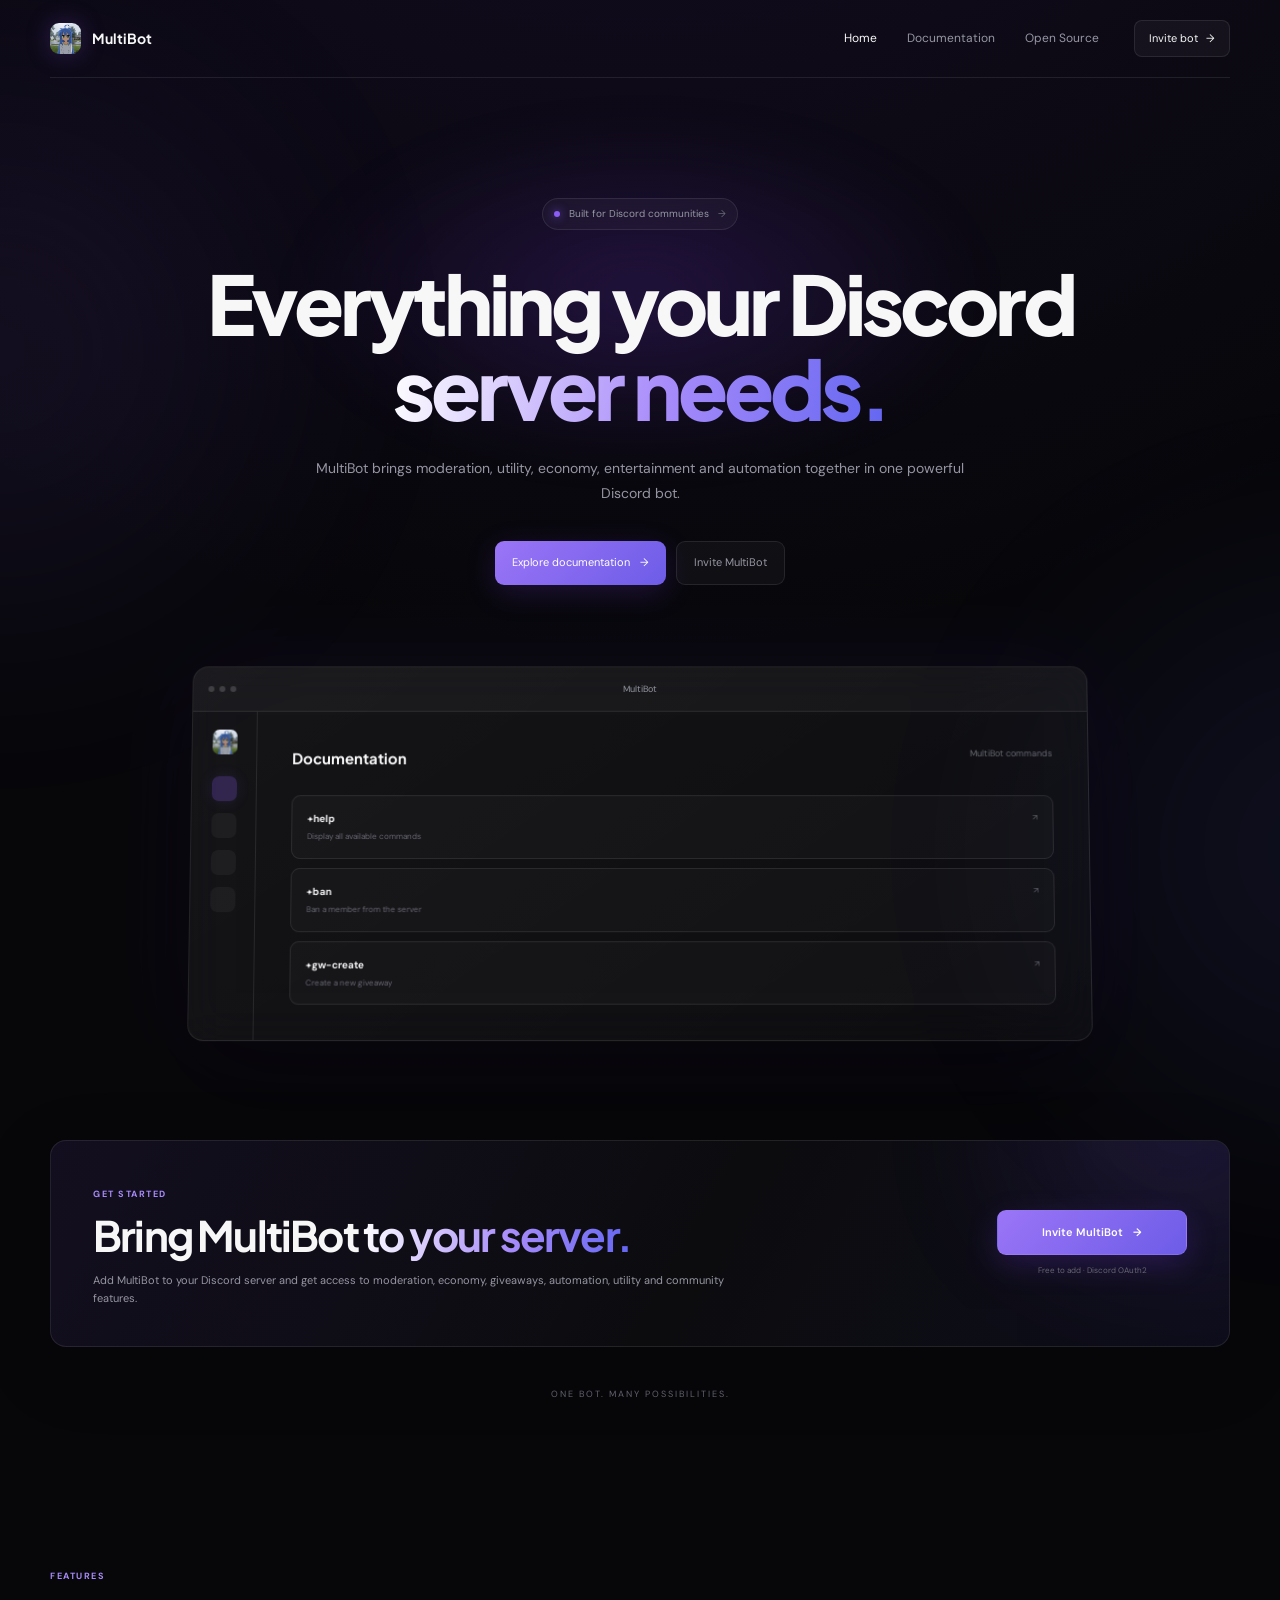
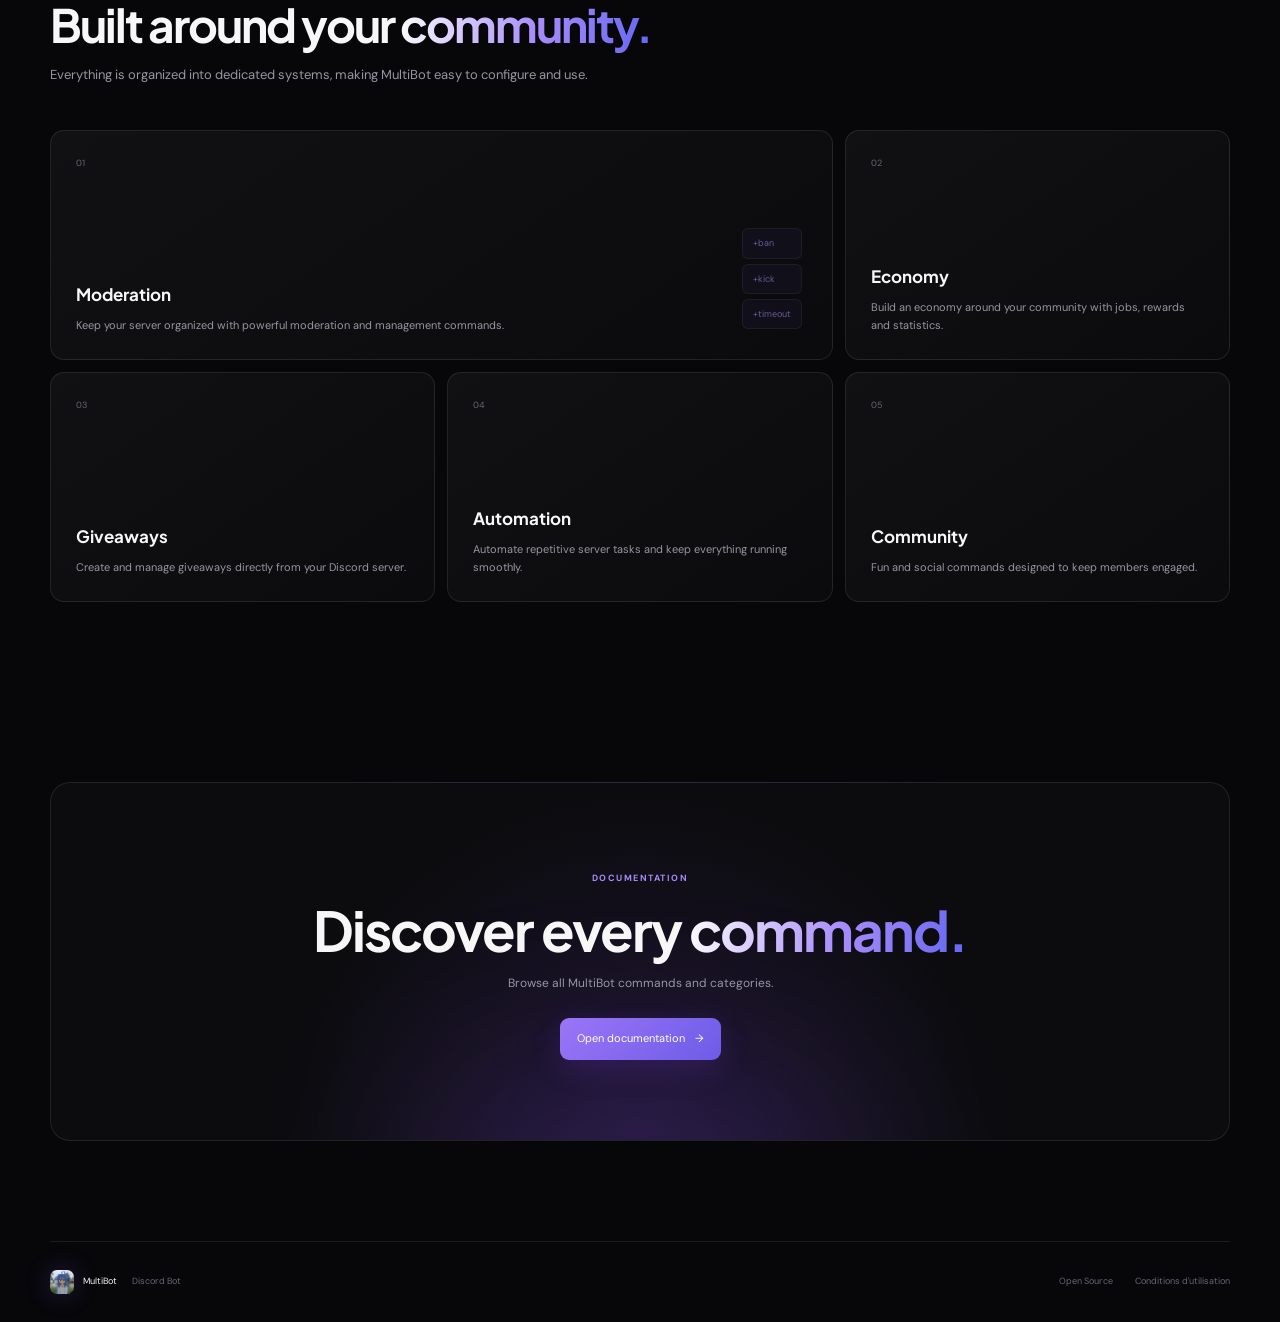
<file: index.html>
<!DOCTYPE html>
<html lang="fr">

<head>
    <meta charset="UTF-8">
    <meta name="viewport" content="width=device-width, initial-scale=1.0">

    <title>MultiBot — Discord Bot</title>

    <link rel="icon" type="image/png" href="assets/icon.png">

    <meta name="description" content="MultiBot — Un bot Discord complet pour votre serveur.">

    <link rel="stylesheet" href="style.css">
</head>

<body>

    <div class="ambient ambient-one"></div>
    <div class="ambient ambient-two"></div>

    <header class="navbar">

        <a href="index.html" class="brand">
            <div class="brand-icon">
                <img src="assets/icon.png" alt="Logo">
            </div>
            <span>MultiBot</span>
        </a>

        <nav class="nav-links">
            <a href="index.html" class="active">Home</a>
            <a href="pages/docs.html">Documentation</a>
            <a href="https://github.com/majuhelloworld/MultiBot" target="_blank" rel="noopener noreferrer">Open Source</a>
        </nav>

        <a href="https://discord.com/oauth2/authorize?client_id=1547975415258288288&amp;permissions=8&amp;scope=bot%20applications.commands" target="_blank" rel="noopener noreferrer" class="nav-button">
            Invite bot
            <span>→</span>
        </a>

    </header>

    <main>

        <section class="hero">

            <div class="hero-glow"></div>

            <div class="hero-badge">
                <span class="pulse"></span>
                Built for Discord communities
                <span class="badge-arrow">→</span>
            </div>

            <h1>
                Everything your Discord
                <span>server needs.</span>
            </h1>

            <p class="hero-text">
                MultiBot brings moderation, utility, economy,
                entertainment and automation together in one
                powerful Discord bot.
            </p>

            <div class="hero-actions">
                <a href="pages/docs.html" class="primary-button">
                    Explore documentation
                    <span>→</span>
                </a>

                <a href="https://discord.com/oauth2/authorize?client_id=1547975415258288288&amp;permissions=8&amp;scope=bot%20applications.commands" target="_blank" rel="noopener noreferrer" class="secondary-button">
                    Invite MultiBot
                </a>
            </div>

            <div class="hero-preview">

                <div class="preview-top">
                    <div class="preview-dots">
                        <span></span>
                        <span></span>
                        <span></span>
                    </div>

                    <div class="preview-title">MultiBot</div>
                    <div></div>
                </div>

                <div class="preview-content">

                    <div class="preview-sidebar">
                        <div class="preview-sidebar-logo">
                            <img src="assets/icon.png" alt="MultiBot">
                        </div>

                        <div class="preview-sidebar-line active"></div>
                        <div class="preview-sidebar-line"></div>
                        <div class="preview-sidebar-line"></div>
                        <div class="preview-sidebar-line"></div>
                    </div>

                    <div class="preview-main">

                        <div class="preview-heading">
                            <span>Documentation</span>
                            <small>MultiBot commands</small>
                        </div>

                        <div class="preview-command">
                            <div>
                                <strong>+help</strong>
                                <span>Display all available commands</span>
                            </div>
                            <span>↗</span>
                        </div>

                        <div class="preview-command">
                            <div>
                                <strong>+ban</strong>
                                <span>Ban a member from the server</span>
                            </div>
                            <span>↗</span>
                        </div>

                        <div class="preview-command">
                            <div>
                                <strong>+gw-create</strong>
                                <span>Create a new giveaway</span>
                            </div>
                            <span>↗</span>
                        </div>

                    </div>
                </div>
            </div>

        </section>

        <section class="invite-section">

            <div class="invite-glow"></div>

            <div class="invite-content">

                <div class="invite-copy">
                    <span class="small-label">GET STARTED</span>

                    <h2>
                        Bring MultiBot
                        <span>to your server.</span>
                    </h2>

                    <p>
                        Add MultiBot to your Discord server and get access
                        to moderation, economy, giveaways, automation,
                        utility and community features.
                    </p>
                </div>

                <div class="invite-action">
                    <a href="https://discord.com/oauth2/authorize?client_id=1547975415258288288&amp;permissions=8&amp;scope=bot%20applications.commands" target="_blank" rel="noopener noreferrer" class="invite-button">
                        Invite MultiBot
                        <span>→</span>
                    </a>

                    <span class="invite-note">
                        Free to add · Discord OAuth2
                    </span>
                </div>

            </div>
        </section>

        <section class="trusted-section">
            <span>ONE BOT. MANY POSSIBILITIES.</span>
        </section>

        <section class="features" id="features">

            <div class="section-intro">
                <span class="small-label">FEATURES</span>

                <h2>
                    Built around your
                    <span>community.</span>
                </h2>

                <p>
                    Everything is organized into dedicated systems,
                    making MultiBot easy to configure and use.
                </p>
            </div>

            <div class="feature-grid">

                <article class="feature-card feature-large">
                    <div class="feature-number">01</div>

                    <div>
                        <h3>Moderation</h3>
                        <p>
                            Keep your server organized with powerful
                            moderation and management commands.
                        </p>
                    </div>

                    <div class="feature-decoration">
                        <span>+ban</span>
                        <span>+kick</span>
                        <span>+timeout</span>
                    </div>
                </article>

                <article class="feature-card">
                    <div class="feature-number">02</div>
                    <h3>Economy</h3>
                    <p>
                        Build an economy around your community
                        with jobs, rewards and statistics.
                    </p>
                </article>

                <article class="feature-card">
                    <div class="feature-number">03</div>
                    <h3>Giveaways</h3>
                    <p>
                        Create and manage giveaways directly
                        from your Discord server.
                    </p>
                </article>

                <article class="feature-card">
                    <div class="feature-number">04</div>
                    <h3>Automation</h3>
                    <p>
                        Automate repetitive server tasks and
                        keep everything running smoothly.
                    </p>
                </article>

                <article class="feature-card">
                    <div class="feature-number">05</div>
                    <h3>Community</h3>
                    <p>
                        Fun and social commands designed to keep
                        members engaged.
                    </p>
                </article>

            </div>
        </section>

        <section class="docs-cta">

            <div class="cta-glow"></div>

            <span class="small-label">DOCUMENTATION</span>

            <h2>
                Discover every
                <span>command.</span>
            </h2>

            <p>Browse all MultiBot commands and categories.</p>

            <a href="pages/docs.html" class="primary-button">
                Open documentation
                <span>→</span>
            </a>

        </section>

    </main>

    <footer>

        <div class="footer-left">

            <div class="footer-brand">
                <div class="brand-icon">
                    <img src="assets/icon.png" alt="Logo">
                </div>

                <span>MultiBot</span>
            </div>

            <span class="footer-description">Discord Bot</span>

        </div>

        <nav class="footer-links">
            <a href="https://github.com/majuhelloworld/MultiBot" target="_blank" rel="noopener noreferrer">Open Source</a>
            <a href="pages/terms.html">Conditions d'utilisation</a>
        </nav>

    </footer>

    <script src="script.js"></script>

</body>
</html>
</file>
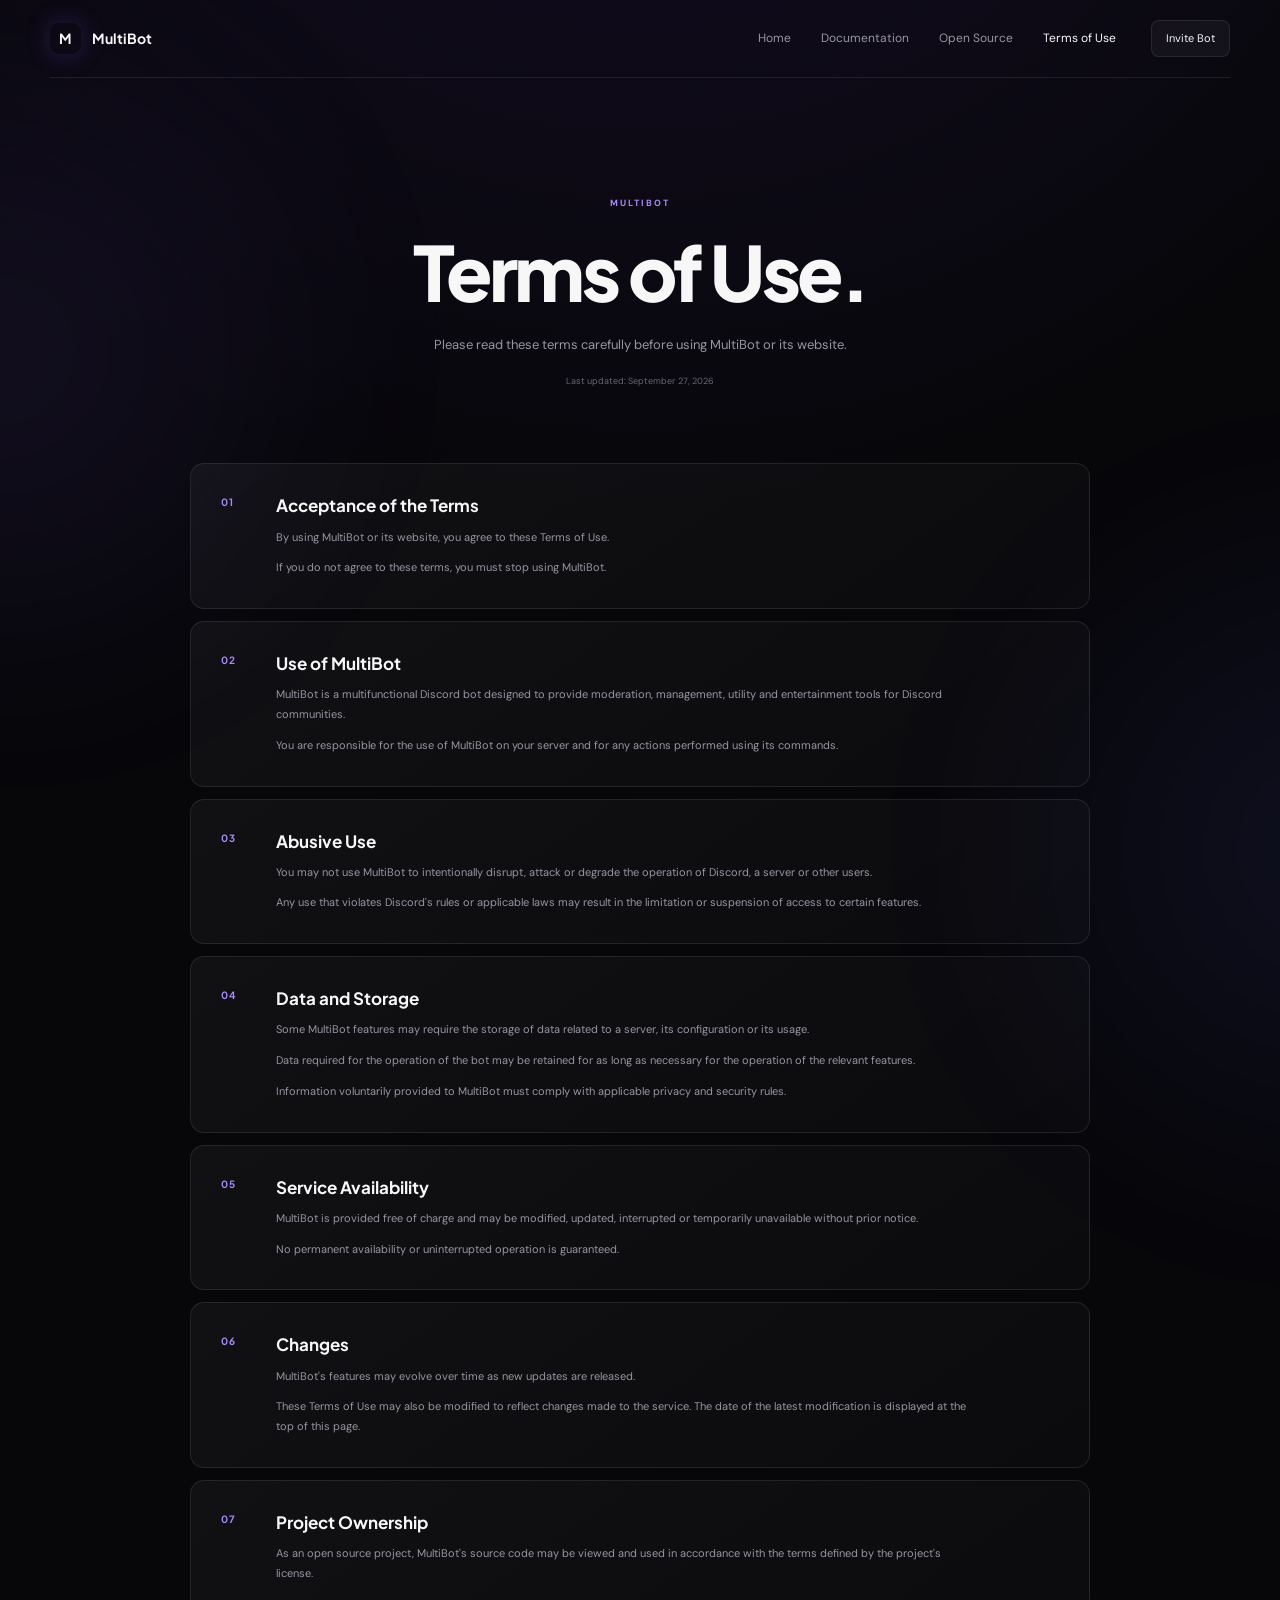
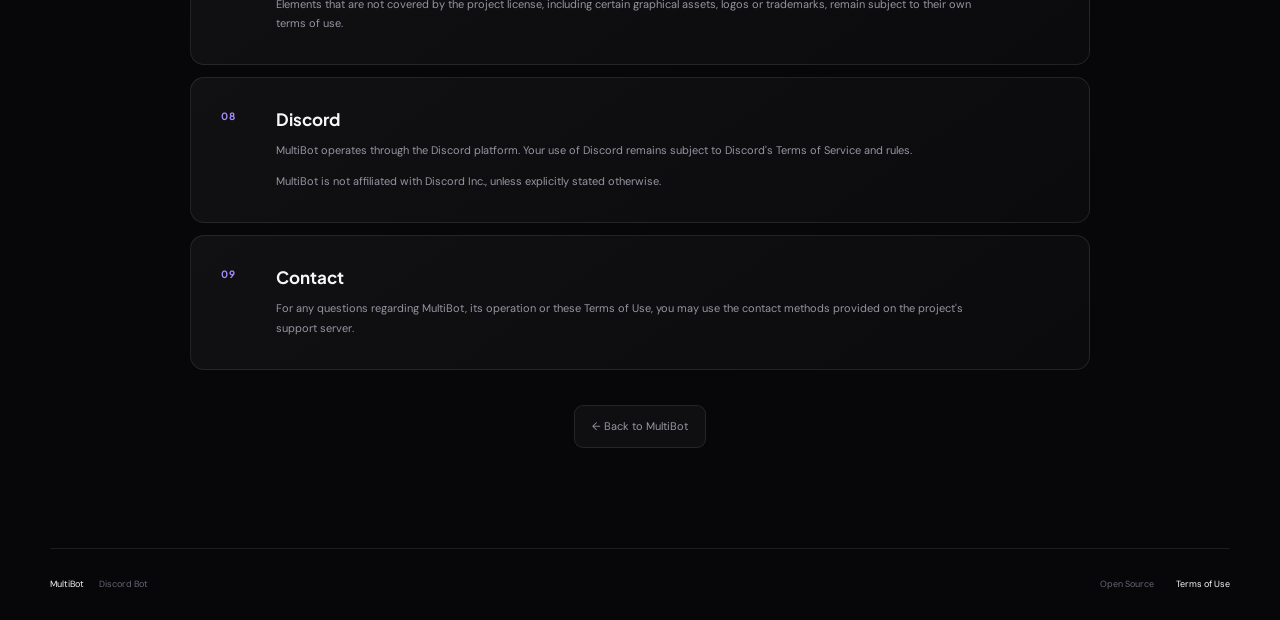
<file: pages/terms.html>
<!DOCTYPE html>
<html lang="en">
<head>
    <meta charset="UTF-8">
    <meta name="viewport" content="width=device-width, initial-scale=1.0">

    <link rel="icon" type="image/png" href="../assets/website/icon.png">

    <title>Terms of Use — MultiBot</title>

    <meta
        name="description"
        content="Terms of Use for MultiBot, a free multifunctional Discord bot."
    >

    <link rel="stylesheet" href="terms.css">
</head>

<body>

    <div class="ambient ambient-1"></div>
    <div class="ambient ambient-2"></div>

    <nav class="navbar">
        <div class="nav-container">

            <a href="../index.html" class="brand">
                <span class="brand-icon">M</span>
                <span>MultiBot</span>
            </a>

            <div class="nav-links">
                <a href="../index.html">Home</a>
                <a href="docs.html">Documentation</a>

                <a
                    href="https://github.com/majuhelloworld/MultiBot"
                    target="_blank"
                    rel="noopener"
                >
                    Open Source
                </a>

                <a href="terms.html" class="active">
                    Terms of Use
                </a>
            </div>

            <a
                href="https://discord.com/oauth2/authorize?client_id=1547975415258288288&permissions=8&scope=bot%20applications.commands"
                class="nav-button"
                target="_blank"
                rel="noopener"
            >
                Invite Bot
            </a>

        </div>
    </nav>


    <main>

        <section class="terms-hero">

            <span class="eyebrow">MULTIBOT</span>

            <h1>Terms of Use.</h1>

            <p>
                Please read these terms carefully before using MultiBot
                or its website.
            </p>

            <span class="updated">
                Last updated: September 27, 2026
            </span>

        </section>


        <section class="terms-container">

            <article class="terms-card">

                <div class="terms-number">01</div>

                <div class="terms-content">

                    <h2>Acceptance of the Terms</h2>

                    <p>
                        By using MultiBot or its website, you agree to these
                        Terms of Use.
                    </p>

                    <p>
                        If you do not agree to these terms, you must stop
                        using MultiBot.
                    </p>

                </div>

            </article>


            <article class="terms-card">

                <div class="terms-number">02</div>

                <div class="terms-content">

                    <h2>Use of MultiBot</h2>

                    <p>
                        MultiBot is a multifunctional Discord bot designed to
                        provide moderation, management, utility and
                        entertainment tools for Discord communities.
                    </p>

                    <p>
                        You are responsible for the use of MultiBot on your
                        server and for any actions performed using its
                        commands.
                    </p>

                </div>

            </article>


            <article class="terms-card">

                <div class="terms-number">03</div>

                <div class="terms-content">

                    <h2>Abusive Use</h2>

                    <p>
                        You may not use MultiBot to intentionally disrupt,
                        attack or degrade the operation of Discord, a server
                        or other users.
                    </p>

                    <p>
                        Any use that violates Discord's rules or applicable
                        laws may result in the limitation or suspension of
                        access to certain features.
                    </p>

                </div>

            </article>


            <article class="terms-card">

                <div class="terms-number">04</div>

                <div class="terms-content">

                    <h2>Data and Storage</h2>

                    <p>
                        Some MultiBot features may require the storage of
                        data related to a server, its configuration or its
                        usage.
                    </p>

                    <p>
                        Data required for the operation of the bot may be
                        retained for as long as necessary for the operation
                        of the relevant features.
                    </p>

                    <p>
                        Information voluntarily provided to MultiBot must
                        comply with applicable privacy and security rules.
                    </p>

                </div>

            </article>


            <article class="terms-card">

                <div class="terms-number">05</div>

                <div class="terms-content">

                    <h2>Service Availability</h2>

                    <p>
                        MultiBot is provided free of charge and may be
                        modified, updated, interrupted or temporarily
                        unavailable without prior notice.
                    </p>

                    <p>
                        No permanent availability or uninterrupted operation
                        is guaranteed.
                    </p>

                </div>

            </article>


            <article class="terms-card">

                <div class="terms-number">06</div>

                <div class="terms-content">

                    <h2>Changes</h2>

                    <p>
                        MultiBot's features may evolve over time as new
                        updates are released.
                    </p>

                    <p>
                        These Terms of Use may also be modified to reflect
                        changes made to the service. The date of the latest
                        modification is displayed at the top of this page.
                    </p>

                </div>

            </article>


            <article class="terms-card">

                <div class="terms-number">07</div>

                <div class="terms-content">

                    <h2>Project Ownership</h2>

                    <p>
                        As an open source project, MultiBot's source code may
                        be viewed and used in accordance with the terms
                        defined by the project's license.
                    </p>

                    <p>
                        Elements that are not covered by the project license,
                        including certain graphical assets, logos or
                        trademarks, remain subject to their own terms of use.
                    </p>

                </div>

            </article>


            <article class="terms-card">

                <div class="terms-number">08</div>

                <div class="terms-content">

                    <h2>Discord</h2>

                    <p>
                        MultiBot operates through the Discord platform.
                        Your use of Discord remains subject to Discord's
                        Terms of Service and rules.
                    </p>

                    <p>
                        MultiBot is not affiliated with Discord Inc.,
                        unless explicitly stated otherwise.
                    </p>

                </div>

            </article>


            <article class="terms-card">

                <div class="terms-number">09</div>

                <div class="terms-content">

                    <h2>Contact</h2>

                    <p>
                        For any questions regarding MultiBot, its operation
                        or these Terms of Use, you may use the contact methods
                        provided on the project's support server.
                    </p>

                </div>

            </article>

        </section>


        <div class="terms-footer">

            <a href="../index.html" class="back-button">
                ← Back to MultiBot
            </a>

        </div>

    </main>


    <footer class="footer">

        <div class="footer-container">

            <div class="footer-left">
                <span class="footer-brand">MultiBot</span>
                <span class="footer-subtitle">Discord Bot</span>
            </div>

            <div class="footer-links">

                <a
                    href="https://github.com/majuhelloworld/MultiBot"
                    target="_blank"
                    rel="noopener"
                >
                    Open Source
                </a>

                <a href="terms.html" class="active">
                    Terms of Use
                </a>

            </div>

        </div>

    </footer>


    <script src="../script.js"></script>

</body>
</html>
</file>
<file: style.css>
@import url('https://fonts.googleapis.com/css2?family=DM+Sans:wght@400;500;600;700&family=Plus+Jakarta+Sans:wght@500;600;700;800&display=swap');

:root {
    --bg: #07070a;
    --card: rgba(255, 255, 255, 0.045);
    --card-hover: rgba(255, 255, 255, 0.07);
    --border: rgba(255, 255, 255, 0.09);
    --border-hover: rgba(255, 255, 255, 0.15);
    --text: #f7f7f8;
    --muted: #9696a3;
    --muted-2: #666672;
    --purple: #8b5cf6;
    --purple-light: #a78bfa;
    --blue: #6366f1;
    --max-width: 1180px;
}

* {
    box-sizing: border-box;
    margin: 0;
    padding: 0;
}

html {
    scroll-behavior: smooth;
}

body {
    min-height: 100vh;
    overflow-x: hidden;

    background:
        radial-gradient(
            circle at 50% -20%,
            rgba(124, 58, 237, 0.13),
            transparent 35%
        ),
        var(--bg);

    color: var(--text);
    font-family: 'DM Sans', sans-serif;
    line-height: 1.6;
}

body::before {
    content: '';

    position: fixed;
    inset: 0;

    pointer-events: none;
    opacity: 0.35;

    background-image:
        radial-gradient(
            rgba(255, 255, 255, 0.12) 0.7px,
            transparent 0.7px
        );

    background-size: 28px 28px;

    mask-image: linear-gradient(
        to bottom,
        black,
        transparent 65%
    );

    z-index: -2;
}

a {
    color: inherit;
    text-decoration: none;
}

button,
input {
    font: inherit;
}

.ambient {
    position: fixed;

    width: 500px;
    height: 500px;

    border-radius: 50%;

    filter: blur(130px);

    pointer-events: none;
    opacity: 0.09;

    z-index: -1;
}

.ambient-one {
    top: 100px;
    left: -250px;
    background: var(--purple);
}

.ambient-two {
    top: 600px;
    right: -300px;
    background: var(--blue);
}

.navbar {
    width: min(
        calc(100% - 48px),
        var(--max-width)
    );

    height: 78px;

    margin: auto;

    display: flex;
    align-items: center;
    justify-content: space-between;

    border-bottom: 1px solid var(--border);
}

.brand {
    display: flex;
    align-items: center;
    gap: 11px;

    font-family: 'Plus Jakarta Sans', sans-serif;
    font-size: 14px;
    font-weight: 700;

    flex-shrink: 0;
}

.brand-icon {
    width: 31px;
    height: 31px;

    display: grid;
    place-items: center;

    border-radius: 9px;
    overflow: hidden;

    box-shadow:
        0 0 25px rgba(139, 92, 246, 0.25);
}

.brand-icon img {
    width: 100%;
    height: 100%;

    object-fit: cover;
    display: block;
}

.nav-links {
    display: flex;
    align-items: center;
    gap: 30px;

    margin-left: auto;
    margin-right: 35px;
}

.nav-links a {
    color: var(--muted);
    font-size: 12px;

    transition:
        color 0.2s ease,
        transform 0.2s ease;
}

.nav-links a:hover,
.nav-links a.active {
    color: var(--text);
}

.nav-links a:hover {
    transform: translateY(-1px);
}

.nav-button {
    display: flex;
    align-items: center;
    gap: 8px;

    padding: 9px 14px;

    border: 1px solid var(--border);
    border-radius: 8px;

    background: rgba(255, 255, 255, 0.04);

    font-size: 11px;

    transition:
        background 0.2s ease,
        border-color 0.2s ease,
        transform 0.2s ease;
}

.nav-button:hover {
    background: rgba(255, 255, 255, 0.08);
    border-color: var(--border-hover);
    transform: translateY(-1px);
}

.hero {
    position: relative;

    width: min(
        calc(100% - 48px),
        var(--max-width)
    );

    margin: auto;

    padding: 120px 0 100px;

    text-align: center;
}

.hero-glow {
    position: absolute;

    width: 700px;
    height: 350px;

    top: 40px;
    left: 50%;

    transform: translateX(-50%);

    background:
        radial-gradient(
            ellipse,
            rgba(124, 58, 237, 0.2),
            transparent 70%
        );

    filter: blur(25px);
    pointer-events: none;
    z-index: -1;
}

.hero-badge {
    display: inline-flex;
    align-items: center;
    gap: 9px;

    padding: 7px 11px;

    border: 1px solid var(--border);
    border-radius: 999px;

    background: rgba(255, 255, 255, 0.035);

    color: var(--muted);
    font-size: 10px;

    backdrop-filter: blur(10px);
}

.pulse {
    width: 6px;
    height: 6px;

    border-radius: 50%;

    background: #8b5cf6;

    box-shadow:
        0 0 10px rgba(139, 92, 246, 0.8);

    animation: pulse 2s infinite;
}

.badge-arrow {
    color: var(--muted-2);
}

@keyframes pulse {
    0%,
    100% {
        opacity: 1;
        transform: scale(1);
    }

    50% {
        opacity: 0.45;
        transform: scale(0.75);
    }
}

.hero h1 {
    max-width: 950px;

    margin: 30px auto 0;

    font-family: 'Plus Jakarta Sans', sans-serif;

    font-size: clamp(
        48px,
        7vw,
        82px
    );

    font-weight: 800;

    line-height: 1.04;
    letter-spacing: -4px;
}

.hero h1 span,
.features h2 span,
.docs-cta h2 span,
.invite-copy h2 span {
    color: transparent;

    background:
        linear-gradient(
            100deg,
            #ffffff,
            #a78bfa 55%,
            #6366f1
        );

    background-clip: text;
    -webkit-background-clip: text;
}

.hero-text {
    max-width: 650px;

    margin: 25px auto 0;

    color: var(--muted);

    font-size: 14px;
    line-height: 1.8;
}

.hero-actions {
    display: flex;
    justify-content: center;
    gap: 10px;

    margin-top: 35px;
}

.primary-button,
.secondary-button {
    display: inline-flex;
    align-items: center;
    justify-content: center;
    gap: 10px;

    padding: 12px 17px;

    border-radius: 9px;

    font-size: 11px;

    transition:
        transform 0.2s ease,
        box-shadow 0.2s ease,
        background 0.2s ease;
}

.primary-button {
    background:
        linear-gradient(
            135deg,
            #9b75f7,
            #6d5ce7
        );

    color: white;

    box-shadow:
        0 8px 30px rgba(124, 58, 237, 0.2);
}

.primary-button:hover {
    transform: translateY(-2px);

    box-shadow:
        0 12px 35px rgba(124, 58, 237, 0.3);
}

.secondary-button {
    border: 1px solid var(--border);

    background: rgba(255, 255, 255, 0.035);

    color: var(--muted);
}

.secondary-button:hover {
    transform: translateY(-2px);

    background: rgba(255, 255, 255, 0.06);

    color: var(--text);
}

.hero-preview {
    width: min(
        900px,
        100%
    );

    margin: 80px auto 0;

    overflow: hidden;

    border: 1px solid var(--border);
    border-radius: 16px;

    background:
        linear-gradient(
            145deg,
            rgba(255, 255, 255, 0.055),
            rgba(255, 255, 255, 0.02)
        );

    box-shadow:
        0 40px 100px rgba(0, 0, 0, 0.5),
        0 0 100px rgba(124, 58, 237, 0.08);

    text-align: left;

    backdrop-filter: blur(20px);

    transform:
        perspective(1000px)
        rotateX(2deg);
}

.preview-top {
    height: 45px;

    display: grid;
    grid-template-columns: 1fr 1fr 1fr;

    align-items: center;

    padding: 0 15px;

    border-bottom: 1px solid var(--border);

    background: rgba(255, 255, 255, 0.025);
}

.preview-dots {
    display: flex;
    gap: 5px;
}

.preview-dots span {
    width: 6px;
    height: 6px;

    border-radius: 50%;

    background: rgba(255, 255, 255, 0.16);
}

.preview-title {
    text-align: center;

    color: var(--muted);
    font-size: 9px;
}

.preview-content {
    display: grid;
    grid-template-columns: 65px 1fr;

    min-height: 320px;
}

.preview-sidebar {
    display: flex;
    align-items: center;
    flex-direction: column;

    gap: 12px;

    padding: 18px 0;

    border-right: 1px solid var(--border);
}

.preview-sidebar-logo {
    width: 25px;
    height: 25px;

    overflow: hidden;

    margin-bottom: 10px;

    border-radius: 7px;
}

.preview-sidebar-logo img {
    width: 100%;
    height: 100%;

    object-fit: cover;
    display: block;
}

.preview-sidebar-line {
    width: 25px;
    height: 25px;

    border-radius: 7px;

    background: rgba(255, 255, 255, 0.045);
}

.preview-sidebar-line.active {
    background: rgba(139, 92, 246, 0.25);

    box-shadow:
        0 0 15px rgba(139, 92, 246, 0.1);
}

.preview-main {
    padding: 35px;
}

.preview-heading {
    display: flex;
    justify-content: space-between;

    margin-bottom: 25px;

    font-family: 'Plus Jakarta Sans', sans-serif;

    font-size: 15px;
    font-weight: 700;
}

.preview-heading small {
    color: var(--muted-2);

    font-family: 'DM Sans', sans-serif;

    font-size: 9px;
    font-weight: 400;
}

.preview-command {
    display: flex;
    justify-content: space-between;

    padding: 15px;

    margin-top: 9px;

    border: 1px solid var(--border);
    border-radius: 9px;

    background: rgba(255, 255, 255, 0.025);

    transition:
        background 0.2s ease,
        border-color 0.2s ease;
}

.preview-command:hover {
    background: rgba(255, 255, 255, 0.045);
    border-color: var(--border-hover);
}

.preview-command div {
    display: flex;
    flex-direction: column;
    gap: 3px;
}

.preview-command strong {
    font-size: 10px;
}

.preview-command span {
    color: var(--muted-2);
    font-size: 8px;
}

.invite-section {
    position: relative;

    width: min(
        calc(100% - 48px),
        var(--max-width)
    );

    overflow: hidden;

    margin: 0 auto 20px;

    padding: 38px 42px;

    border: 1px solid var(--border);
    border-radius: 16px;

    background:
        linear-gradient(
            120deg,
            rgba(139, 92, 246, 0.09),
            rgba(255, 255, 255, 0.025) 55%,
            rgba(99, 102, 241, 0.07)
        );

    box-shadow:
        0 20px 70px rgba(0, 0, 0, 0.2);
}

.invite-glow {
    position: absolute;

    width: 300px;
    height: 180px;

    right: -100px;
    top: -100px;

    border-radius: 50%;

    background: var(--purple);

    filter: blur(90px);
    opacity: 0.18;

    pointer-events: none;
}

.invite-content {
    position: relative;

    display: flex;
    align-items: center;
    justify-content: space-between;

    gap: 40px;
}

.invite-copy {
    max-width: 700px;
}

.invite-copy h2 {
    margin-top: 8px;

    font-family: 'Plus Jakarta Sans', sans-serif;

    font-size: clamp(
        26px,
        4vw,
        42px
    );

    line-height: 1.1;
    letter-spacing: -1.8px;
}

.invite-copy p {
    max-width: 650px;

    margin-top: 12px;

    color: var(--muted);

    font-size: 11px;
    line-height: 1.7;
}

.invite-action {
    min-width: 190px;

    display: flex;
    flex-direction: column;
    align-items: center;

    gap: 9px;
}

.invite-button {
    display: inline-flex;
    align-items: center;
    justify-content: center;

    gap: 10px;

    width: 100%;

    padding: 13px 18px;

    border: 1px solid rgba(167, 139, 250, 0.25);
    border-radius: 9px;

    background:
        linear-gradient(
            135deg,
            #9b75f7,
            #6d5ce7
        );

    color: white;

    font-size: 11px;
    font-weight: 600;

    box-shadow:
        0 10px 30px rgba(124, 58, 237, 0.22);

    transition:
        transform 0.2s ease,
        box-shadow 0.2s ease;
}

.invite-button:hover {
    transform: translateY(-2px);

    box-shadow:
        0 15px 35px rgba(124, 58, 237, 0.32);
}

.invite-note {
    color: var(--muted-2);
    font-size: 8px;
}

.trusted-section {
    width: min(
        calc(100% - 48px),
        var(--max-width)
    );

    margin: auto;

    padding: 20px 0 80px;

    text-align: center;

    color: var(--muted-2);

    font-size: 9px;
    letter-spacing: 2px;
}

.features {
    width: min(
        calc(100% - 48px),
        var(--max-width)
    );

    margin: auto;

    padding: 80px 0;
}

.section-intro {
    max-width: 650px;
    margin-bottom: 45px;
}

.small-label {
    color: var(--purple-light);

    font-size: 9px;
    font-weight: 700;

    letter-spacing: 1.5px;
}

.features h2 {
    margin-top: 12px;

    font-family: 'Plus Jakarta Sans', sans-serif;

    font-size: clamp(
        32px,
        4vw,
        46px
    );

    line-height: 1.1;
    letter-spacing: -2px;
}

.section-intro p {
    margin-top: 15px;

    color: var(--muted);
    font-size: 13px;
}

.feature-grid {
    display: grid;
    grid-template-columns: repeat(3, 1fr);

    gap: 12px;
}

.feature-card {
    position: relative;

    min-height: 230px;

    overflow: hidden;

    display: flex;
    flex-direction: column;

    padding: 25px;

    border: 1px solid var(--border);
    border-radius: 14px;

    background:
        linear-gradient(
            145deg,
            rgba(255, 255, 255, 0.045),
            rgba(255, 255, 255, 0.018)
        );

    transition:
        transform 0.25s ease,
        border-color 0.25s ease,
        background 0.25s ease;
}

.feature-card:hover {
    transform: translateY(-4px);

    border-color: var(--border-hover);

    background:
        linear-gradient(
            145deg,
            rgba(255, 255, 255, 0.065),
            rgba(255, 255, 255, 0.025)
        );
}

.feature-large {
    grid-column: span 2;
}

.feature-number {
    margin-bottom: auto;
    color: var(--muted-2);
    font-size: 9px;
}

.feature-card h3 {
    font-family: 'Plus Jakarta Sans', sans-serif;
    font-size: 17px;
}

.feature-card p {
    max-width: 450px;

    margin-top: 9px;

    color: var(--muted);
    font-size: 11px;
}

.feature-decoration {
    position: absolute;

    right: 30px;
    bottom: 30px;

    display: flex;
    flex-direction: column;

    gap: 5px;

    opacity: 0.6;
}

.feature-decoration span {
    padding: 7px 10px;

    border: 1px solid var(--border);
    border-radius: 6px;

    background: rgba(139, 92, 246, 0.07);

    color: var(--purple-light);
    font-size: 9px;
}

.docs-cta {
    position: relative;

    width: min(
        calc(100% - 48px),
        var(--max-width)
    );

    overflow: hidden;

    margin: 100px auto;

    padding: 80px 30px;

    border: 1px solid var(--border);
    border-radius: 20px;

    background:
        radial-gradient(
            circle at 50% 100%,
            rgba(124, 58, 237, 0.14),
            transparent 50%
        ),
        rgba(255, 255, 255, 0.025);

    text-align: center;
}

.cta-glow {
    position: absolute;

    width: 400px;
    height: 200px;

    left: 50%;
    bottom: -150px;

    transform: translateX(-50%);

    background: var(--purple);

    filter: blur(100px);
    opacity: 0.2;
}

.docs-cta h2 {
    position: relative;

    margin-top: 12px;

    font-family: 'Plus Jakarta Sans', sans-serif;

    font-size: clamp(
        32px,
        5vw,
        55px
    );

    line-height: 1.05;
    letter-spacing: -2px;
}

.docs-cta p {
    position: relative;

    margin: 15px auto 25px;

    color: var(--muted);
    font-size: 12px;
}

.docs-cta .primary-button {
    position: relative;
}

footer {
    width: min(
        calc(100% - 48px),
        var(--max-width)
    );

    margin: auto;

    padding: 28px 0;

    display: flex;
    align-items: center;
    justify-content: space-between;

    border-top: 1px solid var(--border);

    color: var(--muted-2);
    font-size: 9px;
}

.footer-left {
    display: flex;
    align-items: center;
    gap: 15px;
}

.footer-brand {
    display: flex;
    align-items: center;
    gap: 9px;

    color: var(--text);
}

.footer-brand .brand-icon {
    width: 24px;
    height: 24px;

    border-radius: 7px;
    overflow: hidden;
}

.footer-brand .brand-icon img {
    width: 100%;
    height: 100%;

    object-fit: cover;
    display: block;
}

.footer-description {
    color: var(--muted-2);
}

.footer-links {
    display: flex;
    align-items: center;
    gap: 22px;
}

.footer-links a {
    color: var(--muted-2);

    transition:
        color 0.2s ease,
        transform 0.2s ease;
}

.footer-links a:hover {
    color: var(--text);
    transform: translateY(-1px);
}

@media (max-width: 850px) {

    .nav-links {
        margin-right: 0;
        gap: 20px;
    }

    .nav-button {
        display: none;
    }

    .feature-grid {
        grid-template-columns: 1fr 1fr;
    }

    .feature-large {
        grid-column: span 2;
    }

    .invite-content {
        align-items: flex-start;
        flex-direction: column;
    }

    .invite-action {
        width: 220px;
    }

    .footer-left {
        gap: 10px;
    }

    .footer-links {
        gap: 15px;
    }
}

@media (max-width: 650px) {

    .navbar {
        width: min(
            calc(100% - 30px),
            var(--max-width)
        );
    }

    .nav-links {
        gap: 12px;
        margin-left: 15px;
    }

    .nav-links a {
        font-size: 10px;
    }

    .nav-links a:first-child {
        display: none;
    }

    .hero {
        padding-top: 85px;
    }

    .hero h1 {
        letter-spacing: -2.5px;
    }

    .hero-actions {
        flex-direction: column;
    }

    .hero-actions a {
        width: 100%;
    }

    .hero-preview {
        margin-top: 55px;
    }

    .preview-main {
        padding: 20px;
    }

    .preview-content {
        grid-template-columns: 45px 1fr;
    }

    .invite-section {
        width: min(
            calc(100% - 30px),
            var(--max-width)
        );

        padding: 30px 24px;
    }

    .invite-action {
        width: 100%;
    }

    .feature-grid {
        grid-template-columns: 1fr;
    }

    .feature-large {
        grid-column: auto;
    }

    .feature-decoration {
        display: none;
    }

    footer {
        flex-direction: column;
        align-items: flex-start;
        gap: 18px;
    }

    .footer-left {
        flex-direction: column;
        align-items: flex-start;
        gap: 5px;
    }

    .footer-links {
        flex-wrap: wrap;
        gap: 12px 20px;
    }
}
</file>
<file: pages/terms.css>
@import url('https://fonts.googleapis.com/css2?family=DM+Sans:wght@400;500;600;700&family=Plus+Jakarta+Sans:wght@500;600;700;800&display=swap');

:root {
    --bg: #07070a;
    --card: rgba(255, 255, 255, 0.045);
    --card-hover: rgba(255, 255, 255, 0.07);
    --border: rgba(255, 255, 255, 0.09);
    --border-hover: rgba(255, 255, 255, 0.15);
    --text: #f7f7f8;
    --muted: #9696a3;
    --muted-2: #666672;
    --purple: #8b5cf6;
    --purple-light: #a78bfa;
    --blue: #6366f1;
    --max-width: 1180px;
}

* {
    box-sizing: border-box;
    margin: 0;
    padding: 0;
}

html {
    scroll-behavior: smooth;
}

body {
    min-height: 100vh;
    overflow-x: hidden;

    background:
        radial-gradient(
            circle at 50% -20%,
            rgba(124, 58, 237, 0.13),
            transparent 35%
        ),
        var(--bg);

    color: var(--text);
    font-family: 'DM Sans', sans-serif;
    line-height: 1.6;
}

body::before {
    content: '';

    position: fixed;
    inset: 0;

    pointer-events: none;
    opacity: 0.35;

    background-image:
        radial-gradient(
            rgba(255, 255, 255, 0.12) 0.7px,
            transparent 0.7px
        );

    background-size: 28px 28px;

    mask-image: linear-gradient(
        to bottom,
        black,
        transparent 65%
    );

    z-index: -2;
}

a {
    color: inherit;
    text-decoration: none;
}

.ambient {
    position: fixed;

    width: 500px;
    height: 500px;

    border-radius: 50%;

    filter: blur(130px);

    pointer-events: none;
    opacity: 0.09;

    z-index: -1;
}

.ambient-1 {
    top: 100px;
    left: -250px;
    background: var(--purple);
}

.ambient-2 {
    top: 600px;
    right: -300px;
    background: var(--blue);
}


/* =========================
   NAVBAR
========================= */

.navbar {
    width: min(
        calc(100% - 48px),
        var(--max-width)
    );

    height: 78px;

    margin: auto;

    border-bottom: 1px solid var(--border);
}

.nav-container {
    width: 100%;
    height: 100%;

    display: flex;
    align-items: center;
}

.brand {
    display: flex;
    align-items: center;
    gap: 11px;

    font-family: 'Plus Jakarta Sans', sans-serif;
    font-size: 14px;
    font-weight: 700;

    flex-shrink: 0;
}

.brand-icon {
    width: 31px;
    height: 31px;

    display: grid;
    place-items: center;

    border-radius: 9px;
    overflow: hidden;

    box-shadow:
        0 0 25px rgba(139, 92, 246, 0.25);
}

.brand-icon img {
    width: 100%;
    height: 100%;

    object-fit: cover;
    display: block;
}

.nav-links {
    display: flex;
    align-items: center;

    margin-left: auto;
    margin-right: 35px;
}

.nav-links a {
    color: var(--muted);
    font-size: 12px;

    padding: 0;

    transition:
        color 0.2s ease,
        transform 0.2s ease;
}

.nav-links a + a {
    margin-left: 30px;
}

.nav-links a:hover,
.nav-links a.active {
    color: var(--text);
}

.nav-links a:hover {
    transform: translateY(-1px);
}

.nav-button {
    display: flex;
    align-items: center;
    gap: 8px;

    flex-shrink: 0;

    padding: 9px 14px;

    border: 1px solid var(--border);
    border-radius: 8px;

    background: rgba(255, 255, 255, 0.04);

    font-size: 11px;

    transition:
        background 0.2s ease,
        border-color 0.2s ease,
        transform 0.2s ease;
}

.nav-button:hover {
    background: rgba(255, 255, 255, 0.08);
    border-color: var(--border-hover);
    transform: translateY(-1px);
}


/* =========================
   TERMS HERO
========================= */

.terms-hero {
    width: min(
        calc(100% - 48px),
        var(--max-width)
    );

    margin: auto;

    padding: 110px 0 75px;

    text-align: center;
}

.terms-hero .eyebrow {
    display: inline-block;

    color: var(--purple-light);

    font-size: 9px;
    font-weight: 700;

    letter-spacing: 2px;
}

.terms-hero h1 {
    margin-top: 18px;

    font-family: 'Plus Jakarta Sans', sans-serif;

    font-size: clamp(
        46px,
        7vw,
        76px
    );

    font-weight: 800;

    line-height: 1.04;
    letter-spacing: -3.5px;
}

.terms-hero p {
    max-width: 600px;

    margin: 22px auto 0;

    color: var(--muted);

    font-size: 13px;
    line-height: 1.8;
}

.terms-hero .updated {
    display: block;

    margin-top: 18px;

    color: var(--muted-2);

    font-size: 9px;
}


/* =========================
   TERMS SECTIONS
========================= */

.terms-container {
    width: min(
        calc(100% - 48px),
        900px
    );

    margin: auto;

    display: flex;
    flex-direction: column;

    gap: 12px;
}

.terms-card {
    position: relative;

    display: grid;
    grid-template-columns: 55px 1fr;

    padding: 30px;

    border: 1px solid var(--border);
    border-radius: 14px;

    background:
        linear-gradient(
            145deg,
            rgba(255, 255, 255, 0.045),
            rgba(255, 255, 255, 0.018)
        );

    transition:
        transform 0.25s ease,
        border-color 0.25s ease,
        background 0.25s ease;
}

.terms-card:hover {
    transform: translateY(-2px);

    border-color: var(--border-hover);

    background:
        linear-gradient(
            145deg,
            rgba(255, 255, 255, 0.065),
            rgba(255, 255, 255, 0.025)
        );
}

.terms-number {
    color: var(--purple-light);

    font-family: 'Plus Jakarta Sans', sans-serif;

    font-size: 10px;
    font-weight: 700;

    letter-spacing: 1px;
}

.terms-content h2 {
    font-family: 'Plus Jakarta Sans', sans-serif;

    font-size: 17px;
    font-weight: 700;

    line-height: 1.3;
}

.terms-content p {
    max-width: 700px;

    margin-top: 11px;

    color: var(--muted);

    font-size: 11px;
    line-height: 1.8;
}


/* =========================
   BACK BUTTON
========================= */

.terms-footer {
    width: min(
        calc(100% - 48px),
        900px
    );

    margin: 35px auto 100px;

    display: flex;
    justify-content: center;
}

.back-button {
    display: inline-flex;
    align-items: center;
    justify-content: center;

    padding: 12px 17px;

    border: 1px solid var(--border);
    border-radius: 9px;

    background: rgba(255, 255, 255, 0.035);

    color: var(--muted);

    font-size: 11px;

    transition:
        transform 0.2s ease,
        background 0.2s ease,
        border-color 0.2s ease,
        color 0.2s ease;
}

.back-button:hover {
    transform: translateY(-2px);

    background: rgba(255, 255, 255, 0.06);

    border-color: var(--border-hover);

    color: var(--text);
}


/* =========================
   FOOTER
========================= */

.footer {
    width: min(
        calc(100% - 48px),
        var(--max-width)
    );

    margin: auto;

    padding: 28px 0;

    border-top: 1px solid var(--border);

    color: var(--muted-2);

    font-size: 9px;
}

.footer-container {
    width: 100%;

    display: flex;
    align-items: center;
    justify-content: space-between;
}

.footer-left {
    display: flex;
    align-items: center;

    gap: 15px;
}

.footer-brand {
    color: var(--text);
}

.footer-subtitle {
    color: var(--muted-2);
}

.footer-links {
    display: flex;
    align-items: center;
}

.footer-links a + a {
    margin-left: 22px;
}

.footer-links a {
    color: var(--muted-2);

    transition:
        color 0.2s ease,
        transform 0.2s ease;
}

.footer-links a:hover,
.footer-links a.active {
    color: var(--text);
}

.footer-links a:hover {
    transform: translateY(-1px);
}


/* =========================
   RESPONSIVE
========================= */

@media (max-width: 850px) {

    .nav-links {
        margin-right: 0;
    }

    .nav-links a + a {
        margin-left: 20px;
    }

    .nav-button {
        display: none;
    }

    .footer-left {
        gap: 10px;
    }

    .footer-links a + a {
        margin-left: 15px;
    }
}

@media (max-width: 650px) {

    .navbar {
        width: min(
            calc(100% - 30px),
            var(--max-width)
        );
    }

    .nav-links {
        margin-left: 15px;
    }

    .nav-links a + a {
        margin-left: 12px;
    }

    .nav-links a {
        font-size: 10px;
    }

    .nav-links a:first-child {
        display: none;
    }

    .terms-hero {
        width: min(
            calc(100% - 30px),
            var(--max-width)
        );

        padding-top: 80px;
        padding-bottom: 55px;
    }

    .terms-hero h1 {
        letter-spacing: -2.5px;
    }

    .terms-container {
        width: min(
            calc(100% - 30px),
            900px
        );
    }

    .terms-card {
        grid-template-columns: 1fr;

        gap: 15px;

        padding: 24px;
    }

    .terms-number {
        margin-bottom: 2px;
    }

    .terms-footer {
        width: min(
            calc(100% - 30px),
            900px
        );

        margin-bottom: 70px;
    }

    .footer {
        width: min(
            calc(100% - 30px),
            var(--max-width)
        );
    }

    .footer-container {
        flex-direction: column;
        align-items: flex-start;

        gap: 18px;
    }

    .footer-left {
        flex-direction: column;
        align-items: flex-start;

        gap: 5px;
    }

    .footer-links {
        flex-wrap: wrap;

        row-gap: 12px;
        column-gap: 20px;
    }

    .footer-links a + a {
        margin-left: 0;
    }
}
</file>
